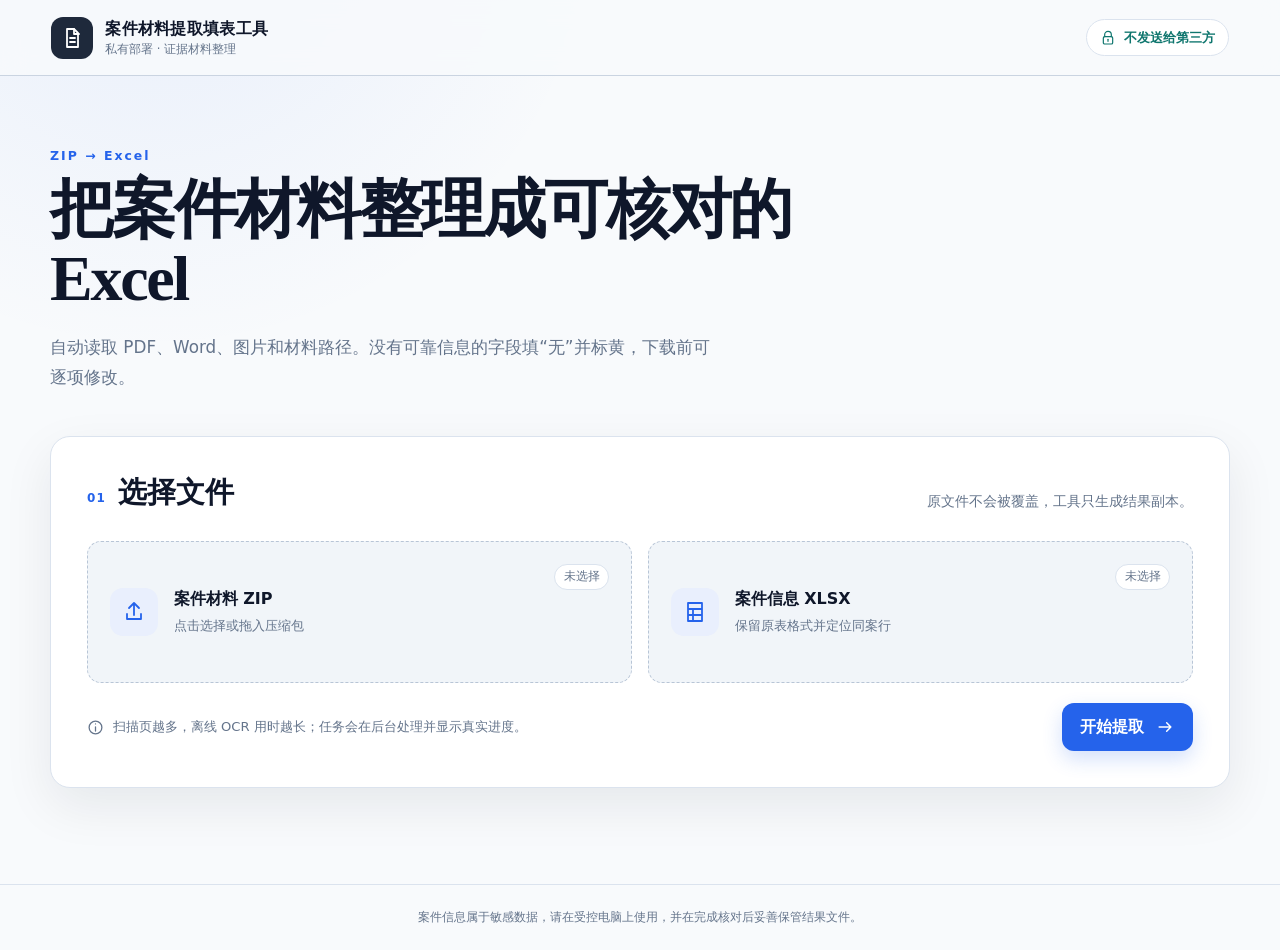
<file: 案件材料提取填表工具/static/index.html>
<!doctype html>
<html lang="zh-CN">
<head>
  <meta charset="utf-8">
  <meta name="viewport" content="width=device-width, initial-scale=1">
  <meta name="color-scheme" content="light dark">
  <title>案件材料提取填表工具</title>
  <link rel="stylesheet" href="styles.css">
</head>
<body>
  <a class="skip-link" href="#main">跳到主要内容</a>
  <header class="site-header">
    <div class="brand" aria-label="案件材料提取填表工具">
      <span class="brand-mark" aria-hidden="true">
        <svg viewBox="0 0 24 24" fill="none"><path d="M7 3h7l4 4v14H7z"/><path d="M14 3v5h5M10 12h5M10 16h5"/></svg>
      </span>
      <span>
        <strong>案件材料提取填表工具</strong>
        <small>私有部署 · 证据材料整理</small>
      </span>
    </div>
    <div class="privacy-badge">
      <svg viewBox="0 0 24 24" fill="none" aria-hidden="true"><path d="M7 10V7a5 5 0 0 1 10 0v3"/><rect x="5" y="10" width="14" height="11" rx="2"/><path d="M12 14v3"/></svg>
      不发送给第三方
    </div>
  </header>

  <main id="main" class="page-shell">
    <section class="hero" aria-labelledby="page-title">
      <p class="eyebrow">ZIP → Excel</p>
      <h1 id="page-title">把案件材料整理成可核对的 Excel</h1>
      <p>自动读取 PDF、Word、图片和材料路径。没有可靠信息的字段填“无”并标黄，下载前可逐项修改。</p>
    </section>

    <section class="workspace-card" aria-labelledby="upload-title">
      <div class="section-heading">
        <div>
          <span class="section-number">01</span>
          <h2 id="upload-title">选择文件</h2>
        </div>
        <p>原文件不会被覆盖，工具只生成结果副本。</p>
      </div>

      <form id="uploadForm" novalidate>
        <div class="upload-grid">
          <label class="drop-zone" id="archiveZone" for="archiveInput">
            <input id="archiveInput" name="archive" type="file" accept=".zip,application/zip" required>
            <span class="upload-icon" aria-hidden="true">
              <svg viewBox="0 0 24 24" fill="none"><path d="M12 3v12M7 8l5-5 5 5"/><path d="M5 14v5h14v-5"/></svg>
            </span>
            <span class="upload-copy">
              <strong>案件材料 ZIP</strong>
              <small id="archiveHint">点击选择或拖入压缩包</small>
            </span>
            <span class="file-state" id="archiveState">未选择</span>
          </label>

          <label class="drop-zone" id="workbookZone" for="workbookInput">
            <input id="workbookInput" name="workbook" type="file" accept=".xlsx,application/vnd.openxmlformats-officedocument.spreadsheetml.sheet" required>
            <span class="upload-icon" aria-hidden="true">
              <svg viewBox="0 0 24 24" fill="none"><path d="M5 3h14v18H5zM5 9h14M10 9v12M5 15h14"/></svg>
            </span>
            <span class="upload-copy">
              <strong>案件信息 XLSX</strong>
              <small id="workbookHint">保留原表格式并定位同案行</small>
            </span>
            <span class="file-state" id="workbookState">未选择</span>
          </label>
        </div>

        <div id="formError" class="form-error" role="alert" hidden></div>
        <div class="action-row">
          <p class="support-note">
            <svg viewBox="0 0 24 24" fill="none" aria-hidden="true"><circle cx="12" cy="12" r="9"/><path d="M12 11v6M12 7h.01"/></svg>
            扫描页越多，离线 OCR 用时越长；任务会在后台处理并显示真实进度。
          </p>
          <button id="analyzeButton" class="primary-button" type="submit">
            <span>开始提取</span>
            <svg viewBox="0 0 24 24" fill="none" aria-hidden="true"><path d="M5 12h14M14 7l5 5-5 5"/></svg>
          </button>
        </div>
      </form>

      <div id="progressPanel" class="progress-panel" aria-live="polite" aria-atomic="true" hidden>
        <div class="progress-header">
          <span class="spinner" aria-hidden="true"></span>
          <div>
            <strong id="progressTitle">正在检查文件</strong>
            <small id="progressDetail">材料只在当前运行环境的内存和任务目录中处理</small>
          </div>
          <strong id="progressPercent" class="progress-percent">0%</strong>
        </div>
        <div class="progress-track" role="progressbar" aria-label="材料提取进度" aria-valuemin="0" aria-valuemax="100" aria-valuenow="0"><span id="progressBar"></span></div>
        <ol class="progress-steps">
          <li class="active">任务与解压</li>
          <li>文本与 OCR</li>
          <li>字段匹配</li>
          <li>等待核对</li>
        </ol>
      </div>
    </section>

    <section id="resultsSection" class="results-section" aria-labelledby="results-title" hidden>
      <div class="section-heading results-heading">
        <div>
          <span class="section-number">02</span>
          <h2 id="results-title">核对提取结果</h2>
        </div>
        <p>黄色缺失项会写入“无”；“Excel保留”表示材料未验证该值，导出时仍保留原单元格内容。</p>
      </div>

      <div class="summary-grid" aria-label="提取结果概览">
        <article class="summary-card"><small>已识别</small><strong id="foundCount">0</strong><span>个字段</span></article>
        <article class="summary-card warning"><small>缺失标黄</small><strong id="missingCount">0</strong><span>个字段</span></article>
        <article class="summary-card review"><small>建议核对</small><strong id="reviewCount">0</strong><span>个字段</span></article>
        <article class="summary-card"><small>实际可解析</small><strong id="fileCount">0</strong><span id="fileCountLabel">个来源</span></article>
      </div>

      <div id="warningPanel" class="warning-panel" hidden>
        <div class="warning-title">
          <svg viewBox="0 0 24 24" fill="none" aria-hidden="true"><path d="M12 3 2.8 20h18.4z"/><path d="M12 9v5M12 17h.01"/></svg>
          <strong>处理提示</strong>
        </div>
        <ul id="warningList"></ul>
      </div>

      <div class="table-toolbar">
        <label class="search-box" for="fieldSearch">
          <svg viewBox="0 0 24 24" fill="none" aria-hidden="true"><circle cx="11" cy="11" r="7"/><path d="m16 16 5 5"/></svg>
          <input id="fieldSearch" type="search" placeholder="搜索字段或来源">
        </label>
        <div class="filter-group" aria-label="筛选字段">
          <button class="filter-button active" type="button" data-filter="all">全部</button>
          <button class="filter-button" type="button" data-filter="missing">仅缺失</button>
          <button class="filter-button" type="button" data-filter="review">需核对</button>
          <button class="filter-button" type="button" data-filter="preserved">Excel保留</button>
        </div>
      </div>

      <div class="field-table-wrap">
        <table class="field-table">
          <thead><tr><th scope="col">列</th><th scope="col">Excel 字段</th><th scope="col">提取值（可修改）</th><th scope="col">状态</th><th scope="col">信息来源</th></tr></thead>
          <tbody id="fieldTableBody"></tbody>
        </table>
        <div id="emptyFilter" class="empty-filter" hidden>没有符合当前筛选条件的字段。</div>
      </div>

      <div class="export-bar">
        <div>
          <strong>核对完成后生成结果副本</strong>
          <small id="targetHint">相同贷款账号或序号会更新同案行，否则新增一行。</small>
        </div>
        <button id="exportButton" class="primary-button" type="button">
          <span>生成并下载 Excel</span>
          <svg viewBox="0 0 24 24" fill="none" aria-hidden="true"><path d="M12 3v12M7 10l5 5 5-5"/><path d="M5 19h14"/></svg>
        </button>
      </div>
    </section>
  </main>

  <div id="toast" class="toast" role="status" aria-live="polite" hidden></div>
  <footer>案件信息属于敏感数据，请在受控电脑上使用，并在完成核对后妥善保管结果文件。</footer>
  <script src="app.js" defer></script>
</body>
</html>
</file>
<file: 案件材料提取填表工具/static/styles.css>
:root {
  --color-primary: #1e293b;
  --color-primary-strong: #0f172a;
  --color-accent: #2563eb;
  --color-accent-hover: #1d4ed8;
  --color-background: #f8fafc;
  --color-surface: #ffffff;
  --color-surface-soft: #f1f5f9;
  --color-text: #0f172a;
  --color-muted: #64748b;
  --color-border: #dbe3ee;
  --color-border-strong: #b8c5d6;
  --color-success: #0f766e;
  --color-warning: #a16207;
  --color-warning-bg: #fef9c3;
  --color-review: #9a3412;
  --color-review-bg: #ffedd5;
  --color-danger: #b91c1c;
  --shadow: 0 18px 50px rgba(15, 23, 42, .08);
  --radius-lg: 20px;
  --radius-md: 14px;
  --focus: 0 0 0 3px rgba(37, 99, 235, .28);
  font-family: "Microsoft YaHei UI", "Microsoft YaHei", "PingFang SC", system-ui, sans-serif;
  color: var(--color-text);
  background: var(--color-background);
}

* { box-sizing: border-box; }
html { min-width: 320px; scroll-behavior: smooth; }
body { margin: 0; min-height: 100vh; overflow-x: hidden; background: radial-gradient(circle at 12% -10%, rgba(37,99,235,.08), transparent 28rem), var(--color-background); }
button, input { font: inherit; }
button { cursor: pointer; }
svg { width: 1.25rem; height: 1.25rem; stroke: currentColor; stroke-width: 1.8; stroke-linecap: round; stroke-linejoin: round; }
[hidden] { display: none !important; }

.skip-link { position: fixed; left: 1rem; top: -5rem; z-index: 1000; padding: .75rem 1rem; background: var(--color-primary-strong); color: white; border-radius: 8px; }
.skip-link:focus { top: 1rem; }

.site-header { height: 76px; padding: 0 clamp(1rem, 4vw, 4rem); display: flex; align-items: center; justify-content: space-between; border-bottom: 1px solid rgba(184,197,214,.7); background: color-mix(in srgb, var(--color-background) 88%, transparent); backdrop-filter: blur(12px); }
.brand { display: flex; align-items: center; gap: .75rem; }
.brand-mark { width: 42px; height: 42px; display: grid; place-items: center; border-radius: 12px; background: var(--color-primary); color: white; }
.brand-mark svg { width: 24px; height: 24px; }
.brand strong, .brand small { display: block; }
.brand strong { letter-spacing: .02em; }
.brand small { margin-top: 2px; font-size: .72rem; color: var(--color-muted); }
.privacy-badge { display: flex; align-items: center; gap: .5rem; padding: .55rem .8rem; border: 1px solid var(--color-border); border-radius: 999px; font-size: .82rem; font-weight: 600; color: var(--color-success); background: var(--color-surface); }
.privacy-badge svg { width: 16px; height: 16px; }

.page-shell { width: min(1180px, calc(100% - 2rem)); margin: 0 auto; padding: 4.5rem 0 6rem; }
.hero { max-width: 760px; margin-bottom: 2.75rem; }
.eyebrow { margin: 0 0 .75rem; color: var(--color-accent); font-size: .78rem; font-weight: 800; letter-spacing: .16em; }
.hero h1 { margin: 0; overflow-wrap: anywhere; font-family: Georgia, "Microsoft YaHei UI", serif; font-size: clamp(2.25rem, 5vw, 4.4rem); line-height: 1.08; letter-spacing: -.035em; font-weight: 700; }
.hero > p:last-child { max-width: 670px; margin: 1.25rem 0 0; color: var(--color-muted); font-size: 1.05rem; line-height: 1.75; }

.workspace-card { min-width: 0; padding: clamp(1.25rem, 3vw, 2.25rem); border: 1px solid var(--color-border); border-radius: var(--radius-lg); background: var(--color-surface); box-shadow: var(--shadow); }
.section-heading { display: flex; align-items: end; justify-content: space-between; gap: 1.5rem; margin-bottom: 1.75rem; }
.section-heading > div { display: flex; align-items: baseline; gap: .75rem; }
.section-number { color: var(--color-accent); font-size: .75rem; font-weight: 800; letter-spacing: .1em; }
.section-heading h2 { margin: 0; font-size: clamp(1.35rem, 3vw, 1.8rem); }
.section-heading > p { max-width: 500px; margin: 0; color: var(--color-muted); font-size: .88rem; line-height: 1.55; text-align: right; }

.upload-grid { min-width: 0; display: grid; grid-template-columns: repeat(2, minmax(0, 1fr)); gap: 1rem; }
.drop-zone { position: relative; min-width: 0; min-height: 142px; display: grid; grid-template-columns: auto minmax(0, 1fr) auto; align-items: center; gap: 1rem; padding: 1.35rem; border: 1.5px dashed var(--color-border-strong); border-radius: var(--radius-md); background: var(--color-surface-soft); cursor: pointer; transition: border-color .2s ease, background-color .2s ease, box-shadow .2s ease; }
.drop-zone:hover, .drop-zone.drag-over { border-color: var(--color-accent); background: color-mix(in srgb, var(--color-accent) 6%, var(--color-surface)); }
.drop-zone:focus-within { border-color: var(--color-accent); box-shadow: var(--focus); }
.drop-zone.has-file { border-style: solid; border-color: color-mix(in srgb, var(--color-success) 48%, var(--color-border)); background: color-mix(in srgb, var(--color-success) 5%, var(--color-surface)); }
.drop-zone input { position: absolute; inset: 0; width: 100%; height: 100%; opacity: 0; cursor: pointer; }
.upload-icon { width: 48px; height: 48px; display: grid; place-items: center; border-radius: 13px; color: var(--color-accent); background: color-mix(in srgb, var(--color-accent) 10%, var(--color-surface)); }
.upload-icon svg { width: 24px; height: 24px; }
.upload-copy { min-width: 0; }
.upload-copy strong, .upload-copy small { display: block; }
.upload-copy strong { margin-bottom: .4rem; }
.upload-copy small { color: var(--color-muted); line-height: 1.45; word-break: break-all; }
.file-state { align-self: start; padding: .3rem .55rem; border-radius: 999px; background: var(--color-surface); border: 1px solid var(--color-border); color: var(--color-muted); font-size: .72rem; white-space: nowrap; }
.has-file .file-state { color: var(--color-success); border-color: color-mix(in srgb, var(--color-success) 35%, var(--color-border)); }

.action-row { margin-top: 1.25rem; display: flex; justify-content: space-between; align-items: center; gap: 1rem; }
.support-note { display: flex; align-items: center; gap: .55rem; margin: 0; color: var(--color-muted); font-size: .82rem; line-height: 1.5; }
.support-note svg { flex: 0 0 auto; width: 17px; height: 17px; }
.primary-button { min-height: 48px; display: inline-flex; align-items: center; justify-content: center; gap: .65rem; padding: .75rem 1.15rem; border: 0; border-radius: 12px; color: white; background: var(--color-accent); font-weight: 700; box-shadow: 0 8px 20px rgba(37,99,235,.2); transition: background-color .2s ease, box-shadow .2s ease, opacity .2s ease; }
.primary-button:hover { background: var(--color-accent-hover); box-shadow: 0 10px 25px rgba(37,99,235,.28); }
.primary-button:focus-visible, .filter-button:focus-visible, .search-box:focus-within { outline: none; box-shadow: var(--focus); }
.primary-button:disabled { cursor: not-allowed; opacity: .48; box-shadow: none; }
.form-error { margin-top: 1rem; padding: .8rem 1rem; border-left: 4px solid var(--color-danger); border-radius: 8px; background: color-mix(in srgb, var(--color-danger) 8%, var(--color-surface)); color: var(--color-danger); font-size: .9rem; }

.progress-panel { margin-top: 1.4rem; padding: 1.1rem 1.2rem; border-radius: var(--radius-md); background: var(--color-primary-strong); color: white; }
.progress-header { display: flex; align-items: center; gap: .8rem; }
.progress-header > div { min-width: 0; flex: 1; }
.progress-header strong, .progress-header small { display: block; }
.progress-header small { margin-top: .2rem; color: #cbd5e1; }
.progress-percent { flex: 0 0 auto; margin-left: auto; font-size: 1rem; font-variant-numeric: tabular-nums; }
.spinner { width: 24px; height: 24px; border: 2px solid rgba(255,255,255,.28); border-top-color: white; border-radius: 50%; animation: spin .8s linear infinite; }
.progress-track { height: 6px; margin: 1rem 0 .8rem; overflow: hidden; border-radius: 999px; background: rgba(255,255,255,.14); }
.progress-track span { display: block; width: 0; height: 100%; background: #60a5fa; border-radius: inherit; transition: width .35s ease-out; }
.progress-steps { display: grid; grid-template-columns: repeat(4, 1fr); gap: .5rem; padding: 0; margin: 0; list-style-position: inside; color: #94a3b8; font-size: .76rem; }
.progress-steps li.active { color: white; font-weight: 700; }
.progress-steps li.current { text-decoration: underline; text-underline-offset: .24rem; }

.results-section { margin-top: 4rem; }
.results-heading { align-items: center; }
.summary-grid { display: grid; grid-template-columns: repeat(4, minmax(0, 1fr)); gap: .85rem; margin-bottom: 1.25rem; }
.summary-card { min-height: 120px; padding: 1.2rem; border: 1px solid var(--color-border); border-radius: var(--radius-md); background: var(--color-surface); }
.summary-card small { display: block; color: var(--color-muted); font-weight: 600; }
.summary-card strong { display: inline-block; margin: .45rem .35rem 0 0; font-family: Georgia, serif; font-size: 2.35rem; font-variant-numeric: tabular-nums; }
.summary-card span { color: var(--color-muted); font-size: .8rem; }
.summary-card.warning { border-color: #e8d56b; background: color-mix(in srgb, var(--color-warning-bg) 58%, var(--color-surface)); }
.summary-card.review { border-color: #fdba74; background: color-mix(in srgb, var(--color-review-bg) 55%, var(--color-surface)); }

.warning-panel { margin-bottom: 1rem; padding: 1rem 1.15rem; border: 1px solid #fdba74; border-radius: var(--radius-md); background: var(--color-review-bg); color: #7c2d12; }
.warning-title { display: flex; align-items: center; gap: .55rem; }
.warning-title svg { width: 18px; height: 18px; }
.warning-panel ul { margin: .65rem 0 0 1.5rem; padding: 0; font-size: .82rem; line-height: 1.6; }

.table-toolbar { display: flex; justify-content: space-between; align-items: center; gap: 1rem; margin-bottom: .8rem; }
.search-box { width: min(420px, 100%); min-height: 44px; display: flex; align-items: center; gap: .55rem; padding: 0 .85rem; border: 1px solid var(--color-border); border-radius: 11px; background: var(--color-surface); }
.search-box svg { flex: 0 0 auto; width: 18px; height: 18px; color: var(--color-muted); }
.search-box input { width: 100%; border: 0; outline: 0; color: var(--color-text); background: transparent; }
.filter-group { display: flex; gap: .4rem; padding: .25rem; border: 1px solid var(--color-border); border-radius: 11px; background: var(--color-surface); }
.filter-button { min-height: 36px; padding: .45rem .75rem; border: 0; border-radius: 8px; background: transparent; color: var(--color-muted); font-size: .8rem; font-weight: 600; }
.filter-button:hover { color: var(--color-text); background: var(--color-surface-soft); }
.filter-button.active { color: white; background: var(--color-primary); }

.field-table-wrap { overflow: auto; max-height: 62vh; border: 1px solid var(--color-border); border-radius: var(--radius-md); background: var(--color-surface); }
.field-table { width: 100%; min-width: 980px; border-collapse: collapse; font-size: .84rem; }
.field-table th { position: sticky; top: 0; z-index: 2; padding: .8rem .75rem; background: var(--color-primary); color: white; text-align: left; font-size: .74rem; letter-spacing: .03em; }
.field-table td { padding: .68rem .75rem; border-bottom: 1px solid var(--color-border); vertical-align: middle; }
.field-table tr:last-child td { border-bottom: 0; }
.field-table tbody tr:hover { background: color-mix(in srgb, var(--color-accent) 3%, var(--color-surface)); }
.field-table tr.missing { background: color-mix(in srgb, var(--color-warning-bg) 72%, var(--color-surface)); }
.field-table tr.review-row { background: color-mix(in srgb, var(--color-review-bg) 58%, var(--color-surface)); }
.field-table tr.preserved-row { background: color-mix(in srgb, #dbeafe 38%, var(--color-surface)); }
.field-table td:first-child { width: 58px; color: var(--color-muted); font-weight: 700; }
.field-table td:nth-child(2) { width: 220px; font-weight: 650; }
.field-input { width: 100%; min-width: 240px; min-height: 40px; padding: .55rem .65rem; border: 1px solid var(--color-border-strong); border-radius: 8px; color: var(--color-text); background: var(--color-surface); }
.field-input:focus { outline: none; border-color: var(--color-accent); box-shadow: var(--focus); }
.missing .field-input { border-color: #d4b43c; background: #fffef0; }
.status-badge { display: inline-flex; align-items: center; gap: .35rem; padding: .32rem .55rem; border-radius: 999px; font-size: .7rem; font-weight: 800; white-space: nowrap; }
.status-badge.high { color: #115e59; background: #ccfbf1; }
.status-badge.medium { color: #1e40af; background: #dbeafe; }
.status-badge.review { color: #9a3412; background: #ffedd5; }
.status-badge.missing { color: #854d0e; background: #fef08a; }
.status-badge.preserved { color: #1e40af; background: #dbeafe; }
.source-cell { max-width: 360px; color: var(--color-muted); line-height: 1.45; word-break: break-all; }
.source-cell strong { display: block; margin-bottom: .15rem; color: var(--color-text); font-size: .75rem; }
.empty-filter { padding: 2rem; color: var(--color-muted); text-align: center; }

.export-bar { position: sticky; bottom: 1rem; z-index: 4; margin-top: 1rem; padding: 1rem 1.1rem; display: flex; align-items: center; justify-content: space-between; gap: 1rem; border: 1px solid var(--color-border); border-radius: var(--radius-md); background: color-mix(in srgb, var(--color-surface) 92%, transparent); box-shadow: 0 12px 35px rgba(15,23,42,.14); backdrop-filter: blur(14px); }
.export-bar strong, .export-bar small { display: block; }
.export-bar small { margin-top: .25rem; color: var(--color-muted); }
.toast { position: fixed; right: 1rem; bottom: 1rem; z-index: 100; max-width: min(440px, calc(100% - 2rem)); padding: .9rem 1rem; border-radius: 11px; background: var(--color-primary-strong); color: white; box-shadow: var(--shadow); }
footer { padding: 1.5rem; border-top: 1px solid var(--color-border); color: var(--color-muted); font-size: .78rem; text-align: center; }

@keyframes spin { to { transform: rotate(360deg); } }

@media (max-width: 800px) {
  .site-header { height: auto; min-height: 70px; padding: .75rem 1rem; }
  .brand small { display: none; }
  .privacy-badge { padding: .45rem; }
  .privacy-badge svg { width: 18px; height: 18px; }
  .privacy-badge { font-size: 0; }
  .page-shell { padding-top: 3rem; }
  .upload-grid, .summary-grid { grid-template-columns: 1fr 1fr; }
  .section-heading { align-items: start; flex-direction: column; }
  .section-heading > p { text-align: left; }
  .table-toolbar { align-items: stretch; flex-direction: column; }
  .search-box { width: 100%; }
  .filter-group { align-self: flex-start; }
}

@media (max-width: 560px) {
  .page-shell { width: min(100% - 1rem, 1180px); }
  .hero h1 { font-size: 2.35rem; }
  .workspace-card { border-radius: 16px; }
  .upload-grid, .summary-grid { grid-template-columns: 1fr; }
  .drop-zone { min-height: 124px; grid-template-columns: auto 1fr; }
  .file-state { grid-column: 2; justify-self: start; }
  .action-row, .export-bar { align-items: stretch; flex-direction: column; }
  .primary-button { width: 100%; }
  .progress-steps { grid-template-columns: 1fr 1fr; }
  .filter-group { width: 100%; }
  .filter-button { flex: 1; }
}

@media (prefers-reduced-motion: reduce) {
  *, *::before, *::after { scroll-behavior: auto !important; animation-duration: .01ms !important; animation-iteration-count: 1 !important; transition-duration: .01ms !important; }
}

@media (prefers-color-scheme: dark) {
  :root {
    --color-background: #0b1220;
    --color-surface: #111b2d;
    --color-surface-soft: #172338;
    --color-text: #edf3fb;
    --color-muted: #a8b5c7;
    --color-border: #29374b;
    --color-border-strong: #41516a;
    --color-warning-bg: #4b3907;
    --color-review-bg: #4a240e;
    --shadow: 0 18px 55px rgba(0,0,0,.25);
  }
  .missing .field-input { color: #fff7cf; background: #372d08; }
  .status-badge.high { color: #99f6e4; background: #134e4a; }
  .status-badge.medium { color: #bfdbfe; background: #1e3a8a; }
  .status-badge.review { color: #fed7aa; background: #7c2d12; }
  .status-badge.missing { color: #fef08a; background: #713f12; }
  .status-badge.preserved { color: #bfdbfe; background: #1e3a8a; }
  .warning-panel { color: #fed7aa; }
}
</file>
